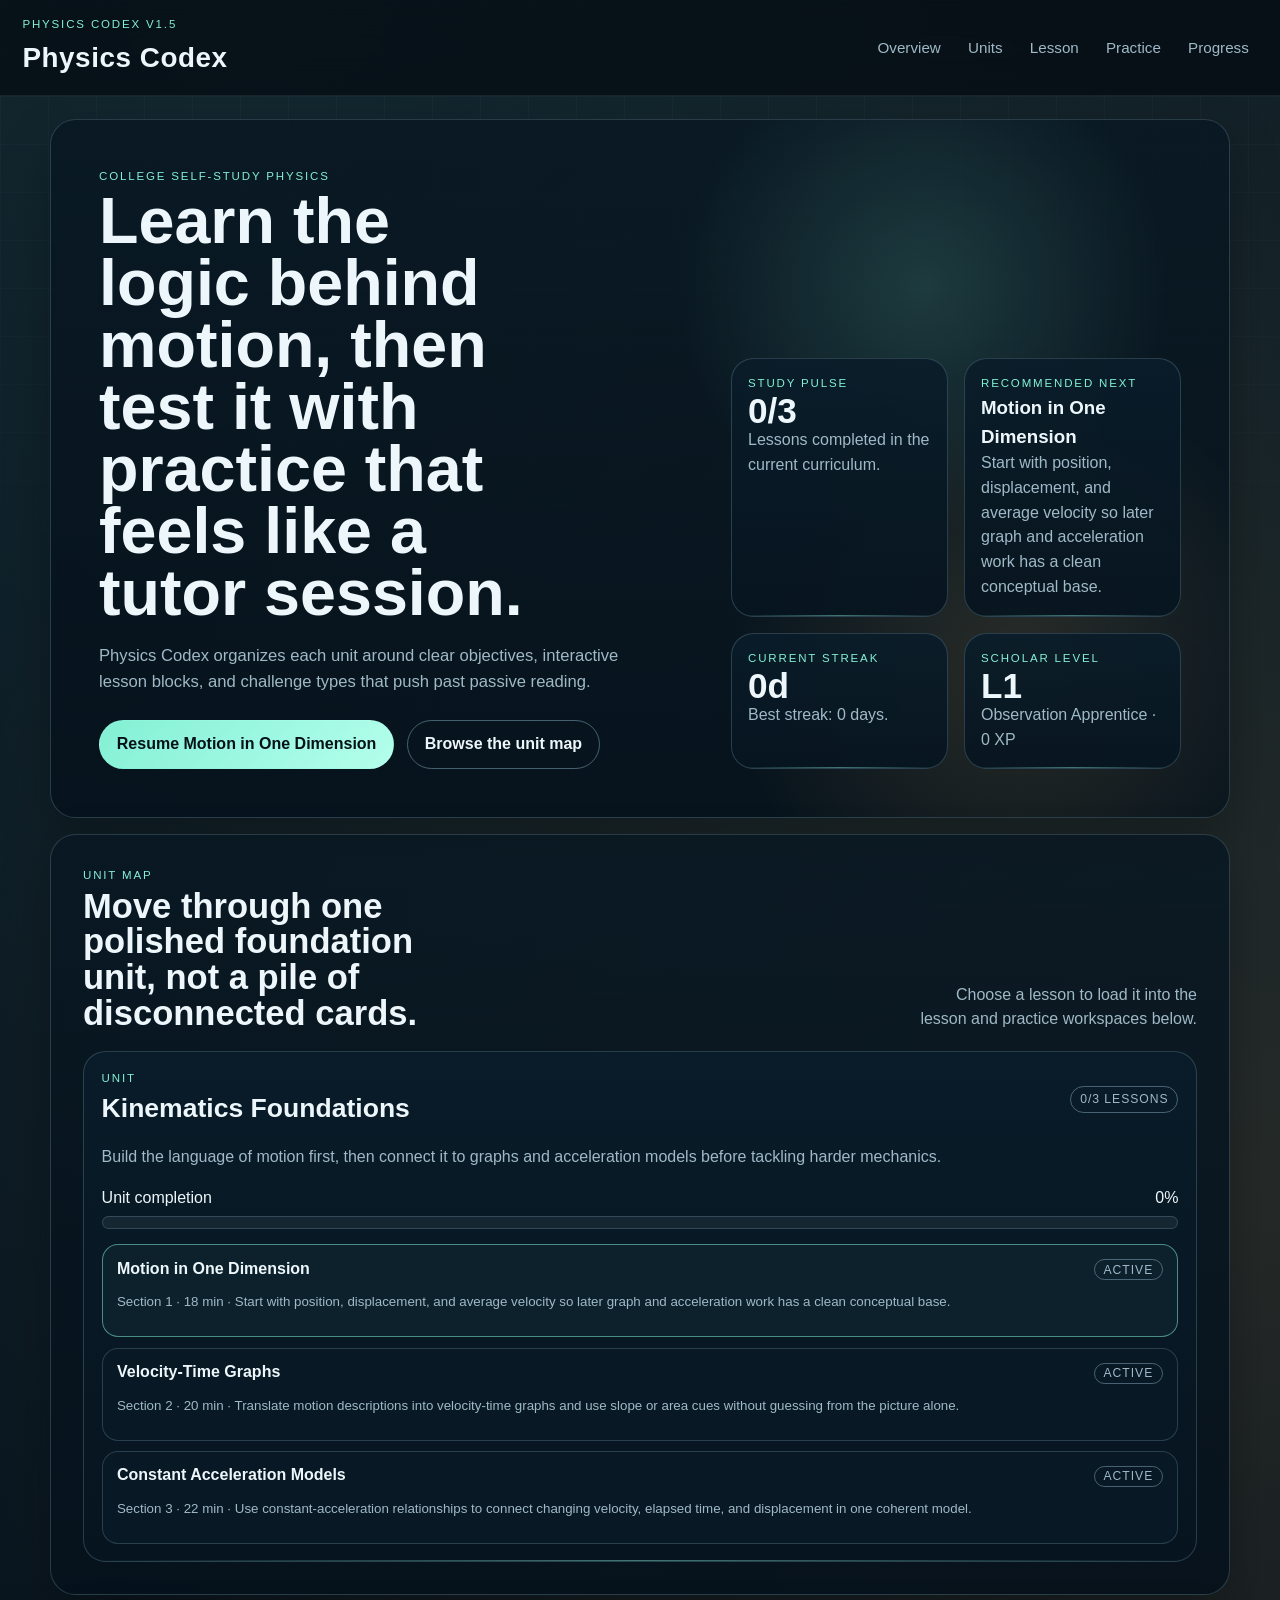
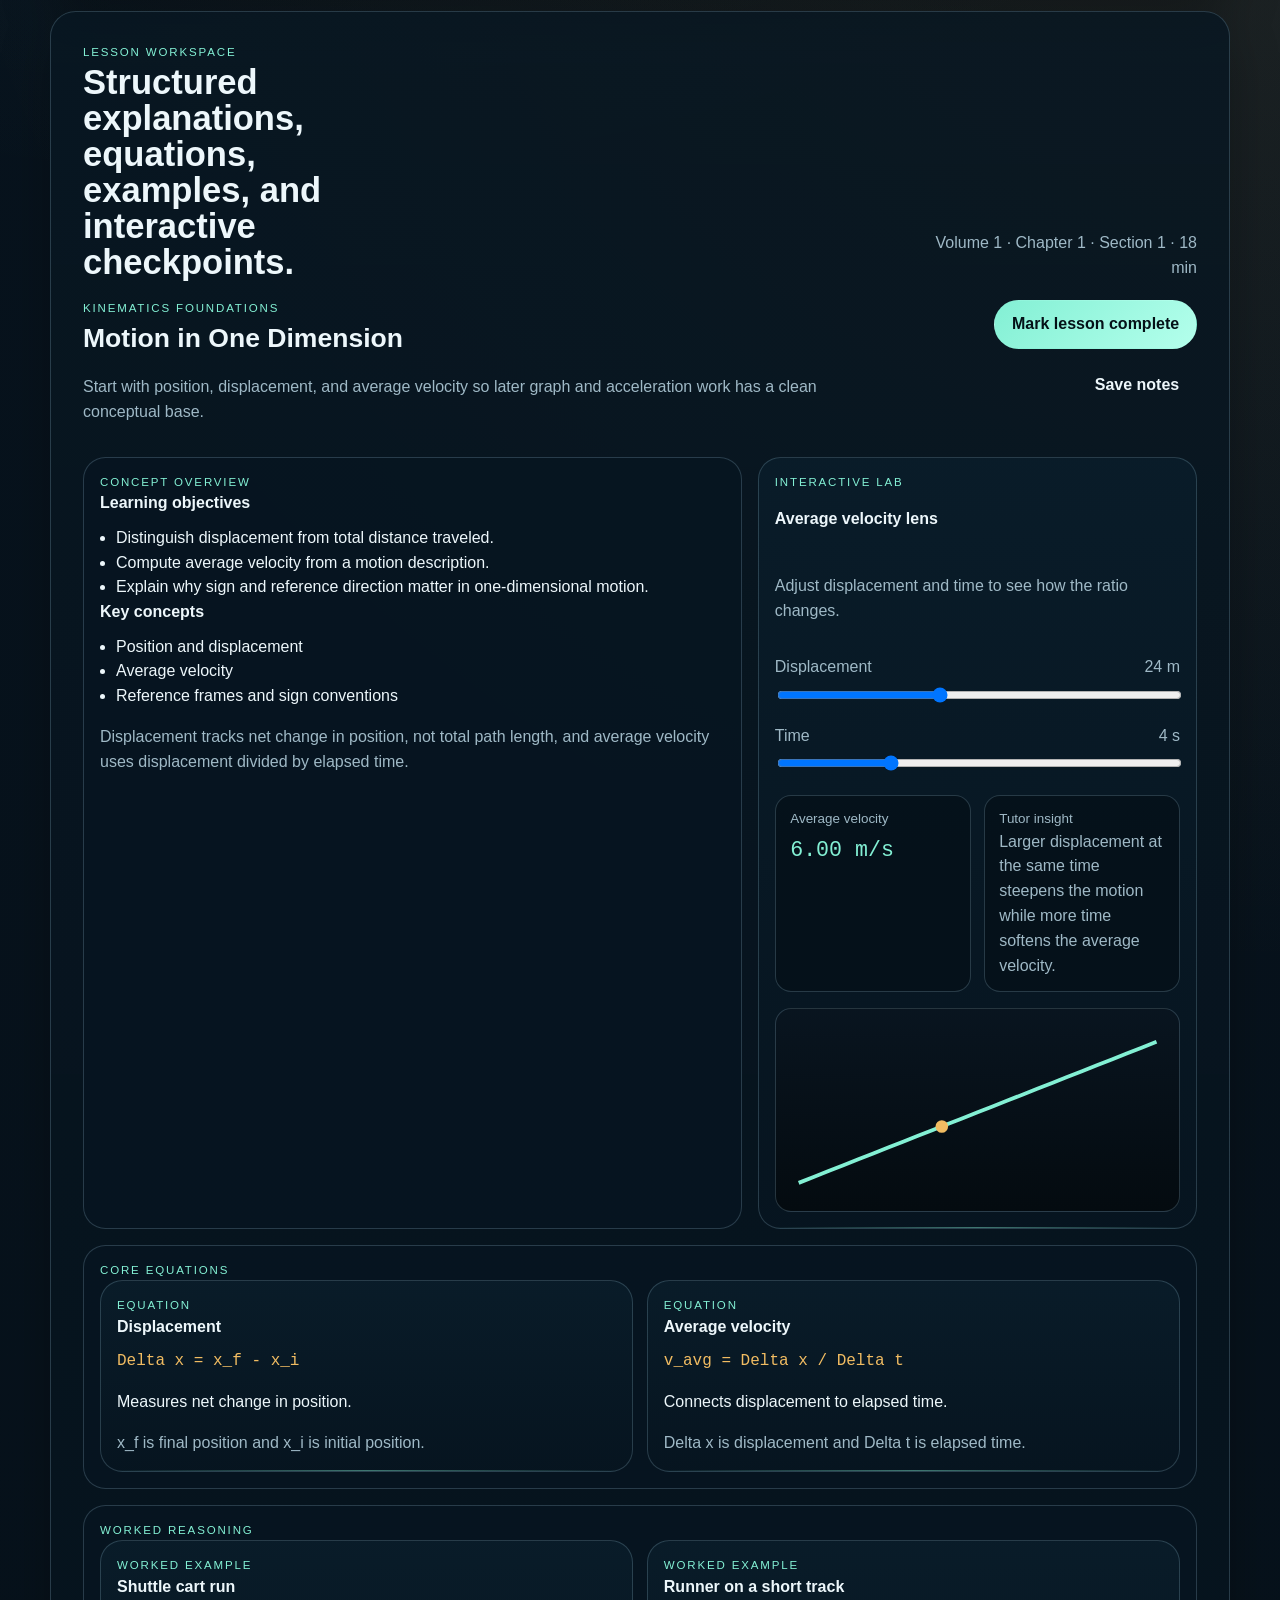
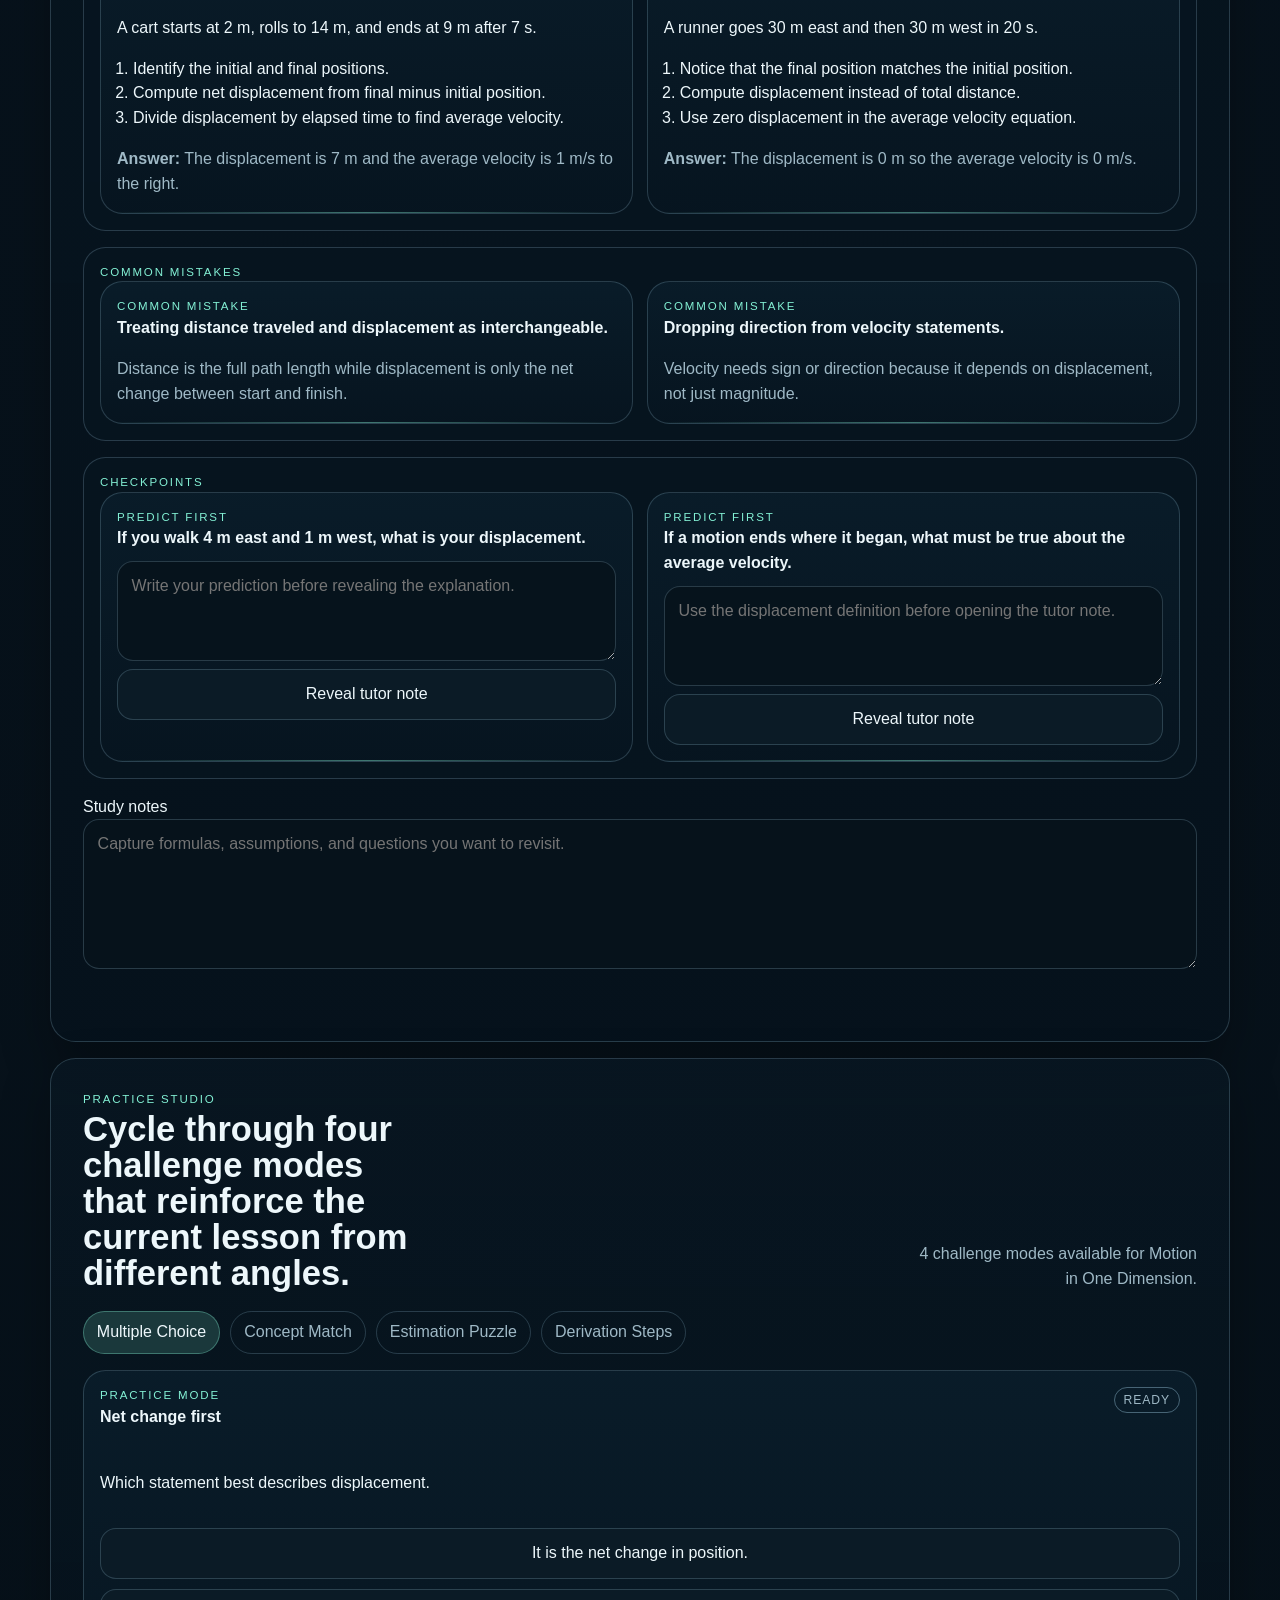
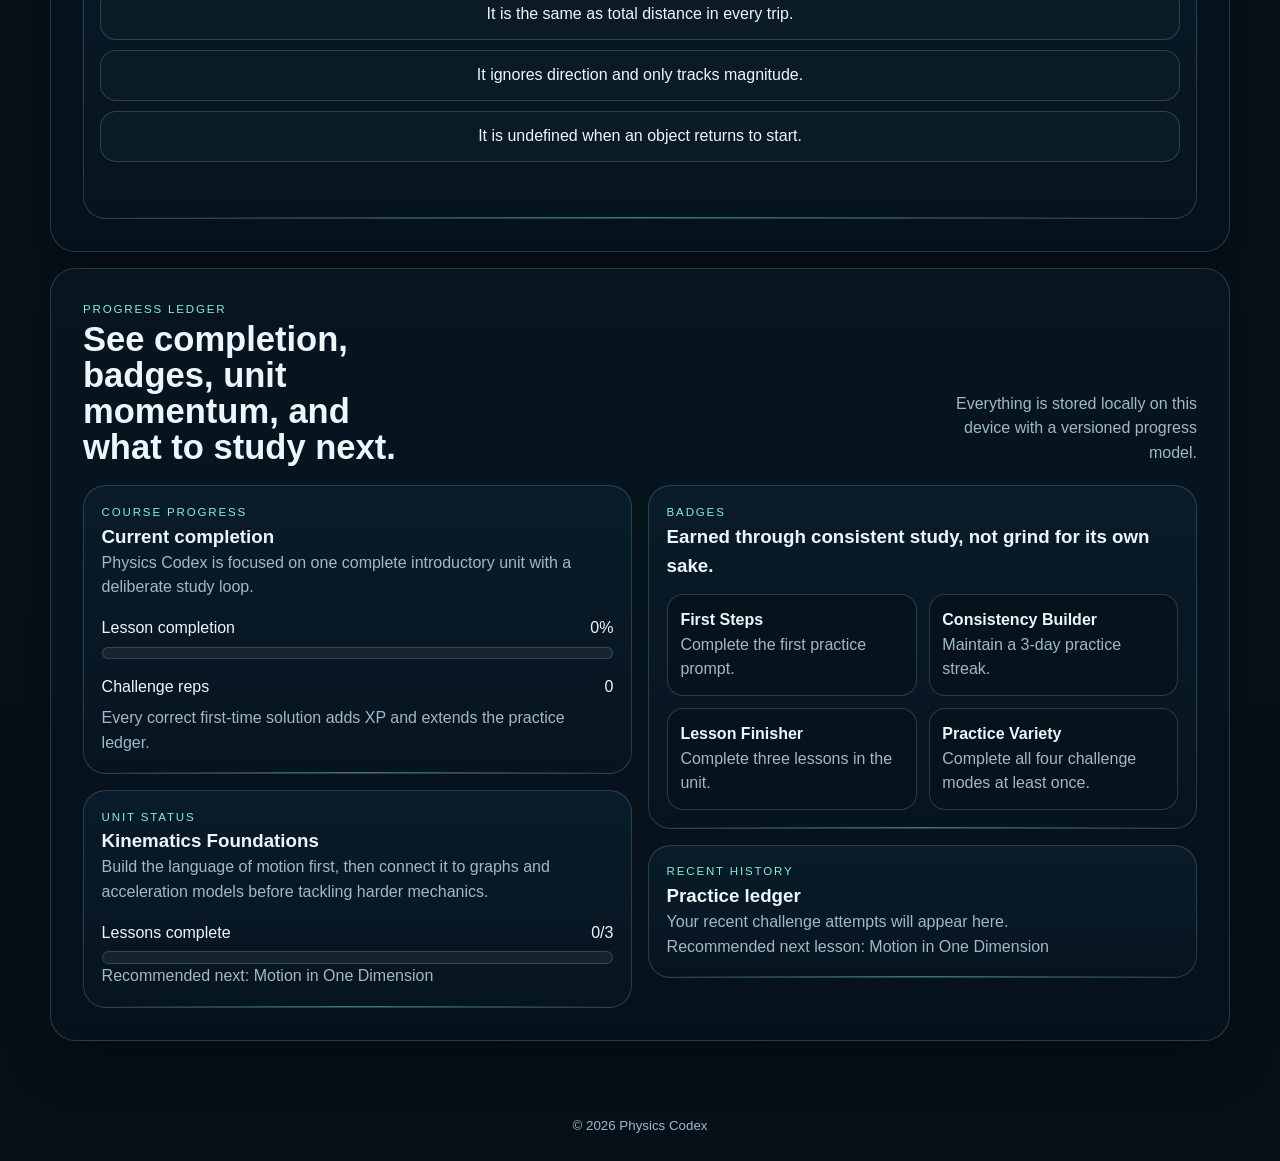
<file: index.html>
<!doctype html>
<html lang="en">
  <head>
    <meta charset="UTF-8" />
    <meta name="viewport" content="width=device-width, initial-scale=1.0" />
    <meta
      name="description"
      content="Physics Codex is a static self-study physics tutor with lesson structure, interactive practice, and local progress tracking."
    />
    <title>Physics Codex</title>
    <link rel="stylesheet" href="styles/main.css" />
  </head>
  <body>
    <a class="skip-link" href="#main">Skip to content</a>

    <div class="page-shell">
      <header class="site-header">
        <div class="brand-lockup">
          <p class="eyebrow">Physics Codex v1.5</p>
          <div class="brand">Physics Codex</div>
        </div>
        <nav aria-label="Primary" class="primary-nav">
          <ul>
            <li><a href="#dashboard">Overview</a></li>
            <li><a href="#units">Units</a></li>
            <li><a href="#lesson">Lesson</a></li>
            <li><a href="#practice">Practice</a></li>
            <li><a href="#progress">Progress</a></li>
          </ul>
        </nav>
      </header>

      <main id="main">
        <section id="dashboard" class="hero-section">
          <div class="hero-copy">
            <p class="hero-kicker">College self-study physics</p>
            <h1>Learn the logic behind motion, then test it with practice that feels like a tutor session.</h1>
            <p class="hero-summary">
              Physics Codex organizes each unit around clear objectives, interactive lesson blocks, and challenge types that
              push past passive reading.
            </p>
            <div class="hero-actions">
              <a id="resume-link" class="button-link button-link-primary" href="#lesson">Resume recommended lesson</a>
              <a class="button-link button-link-secondary" href="#units">Browse the unit map</a>
            </div>
          </div>
          <div class="hero-panel" aria-label="Current study pulse">
            <div class="hero-panel-grid">
              <article id="study-pulse-card" class="info-panel"></article>
              <article id="recommended-card" class="info-panel"></article>
              <article id="streak-card" class="info-panel"></article>
              <article id="level-card" class="info-panel"></article>
            </div>
          </div>
        </section>

        <section id="units" class="section-block" aria-labelledby="units-title">
          <div class="section-head">
            <div>
              <p class="section-label">Unit map</p>
              <h2 id="units-title">Move through one polished foundation unit, not a pile of disconnected cards.</h2>
            </div>
            <p class="section-note">Choose a lesson to load it into the lesson and practice workspaces below.</p>
          </div>
          <div id="unit-grid" class="unit-grid" aria-live="polite"></div>
        </section>

        <section id="lesson" class="section-block lesson-section" aria-labelledby="lesson-title">
          <div class="section-head">
            <div>
              <p class="section-label">Lesson workspace</p>
              <h2 id="lesson-title">Structured explanations, equations, examples, and interactive checkpoints.</h2>
            </div>
            <div id="lesson-meta" class="section-note"></div>
          </div>

          <div class="lesson-header">
            <div>
              <p id="active-lesson-badge" class="lesson-badge">Lesson</p>
              <h3 id="active-lesson-title">Select a lesson</h3>
              <p id="active-lesson-summary" class="lesson-summary">
                Choose a lesson from the unit map to open the full guided lesson workspace.
              </p>
            </div>
            <div class="lesson-toolbar">
              <button id="complete-lesson-button" type="button" class="button-link button-link-primary">Mark lesson complete</button>
              <button id="save-notes-button" type="button" class="button-link button-link-secondary">Save notes</button>
            </div>
          </div>

          <div id="lesson-content" class="lesson-content" aria-live="polite"></div>

          <div class="notes-panel">
            <label class="notes-label" for="lesson-notes">Study notes</label>
            <textarea
              id="lesson-notes"
              class="lesson-notes"
              rows="5"
              placeholder="Capture formulas, assumptions, and questions you want to revisit."
            ></textarea>
            <p id="lesson-status" class="status-text" aria-live="polite"></p>
          </div>
        </section>

        <section id="practice" class="section-block practice-section" aria-labelledby="practice-title">
          <div class="section-head">
            <div>
              <p class="section-label">Practice studio</p>
              <h2 id="practice-title">Cycle through four challenge modes that reinforce the current lesson from different angles.</h2>
            </div>
            <p id="practice-summary" class="section-note"></p>
          </div>

          <div id="challenge-tablist" class="challenge-tablist" role="tablist" aria-label="Challenge types"></div>
          <div id="challenge-stage" class="challenge-stage" aria-live="polite"></div>
        </section>

        <section id="progress" class="section-block progress-section" aria-labelledby="progress-title">
          <div class="section-head">
            <div>
              <p class="section-label">Progress ledger</p>
              <h2 id="progress-title">See completion, badges, unit momentum, and what to study next.</h2>
            </div>
            <p id="progress-note" class="section-note">Everything is stored locally on this device with a versioned progress model.</p>
          </div>

          <div class="progress-layout">
            <div class="progress-column">
              <article id="progress-overview-card" class="info-panel info-panel-large"></article>
              <article id="unit-progress-card" class="info-panel info-panel-large"></article>
            </div>
            <div class="progress-column">
              <section id="badge-gallery" class="info-panel info-panel-large" aria-label="Badge gallery"></section>
              <section id="history-panel" class="info-panel info-panel-large" aria-label="Recent challenge history"></section>
            </div>
          </div>
        </section>
      </main>

      <footer class="site-footer">
        <small>© <span id="year"></span> Physics Codex</small>
      </footer>
    </div>

    <script src="scripts/gamification.js"></script>
    <script src="scripts/main.js"></script>
  </body>
</html>
</file>
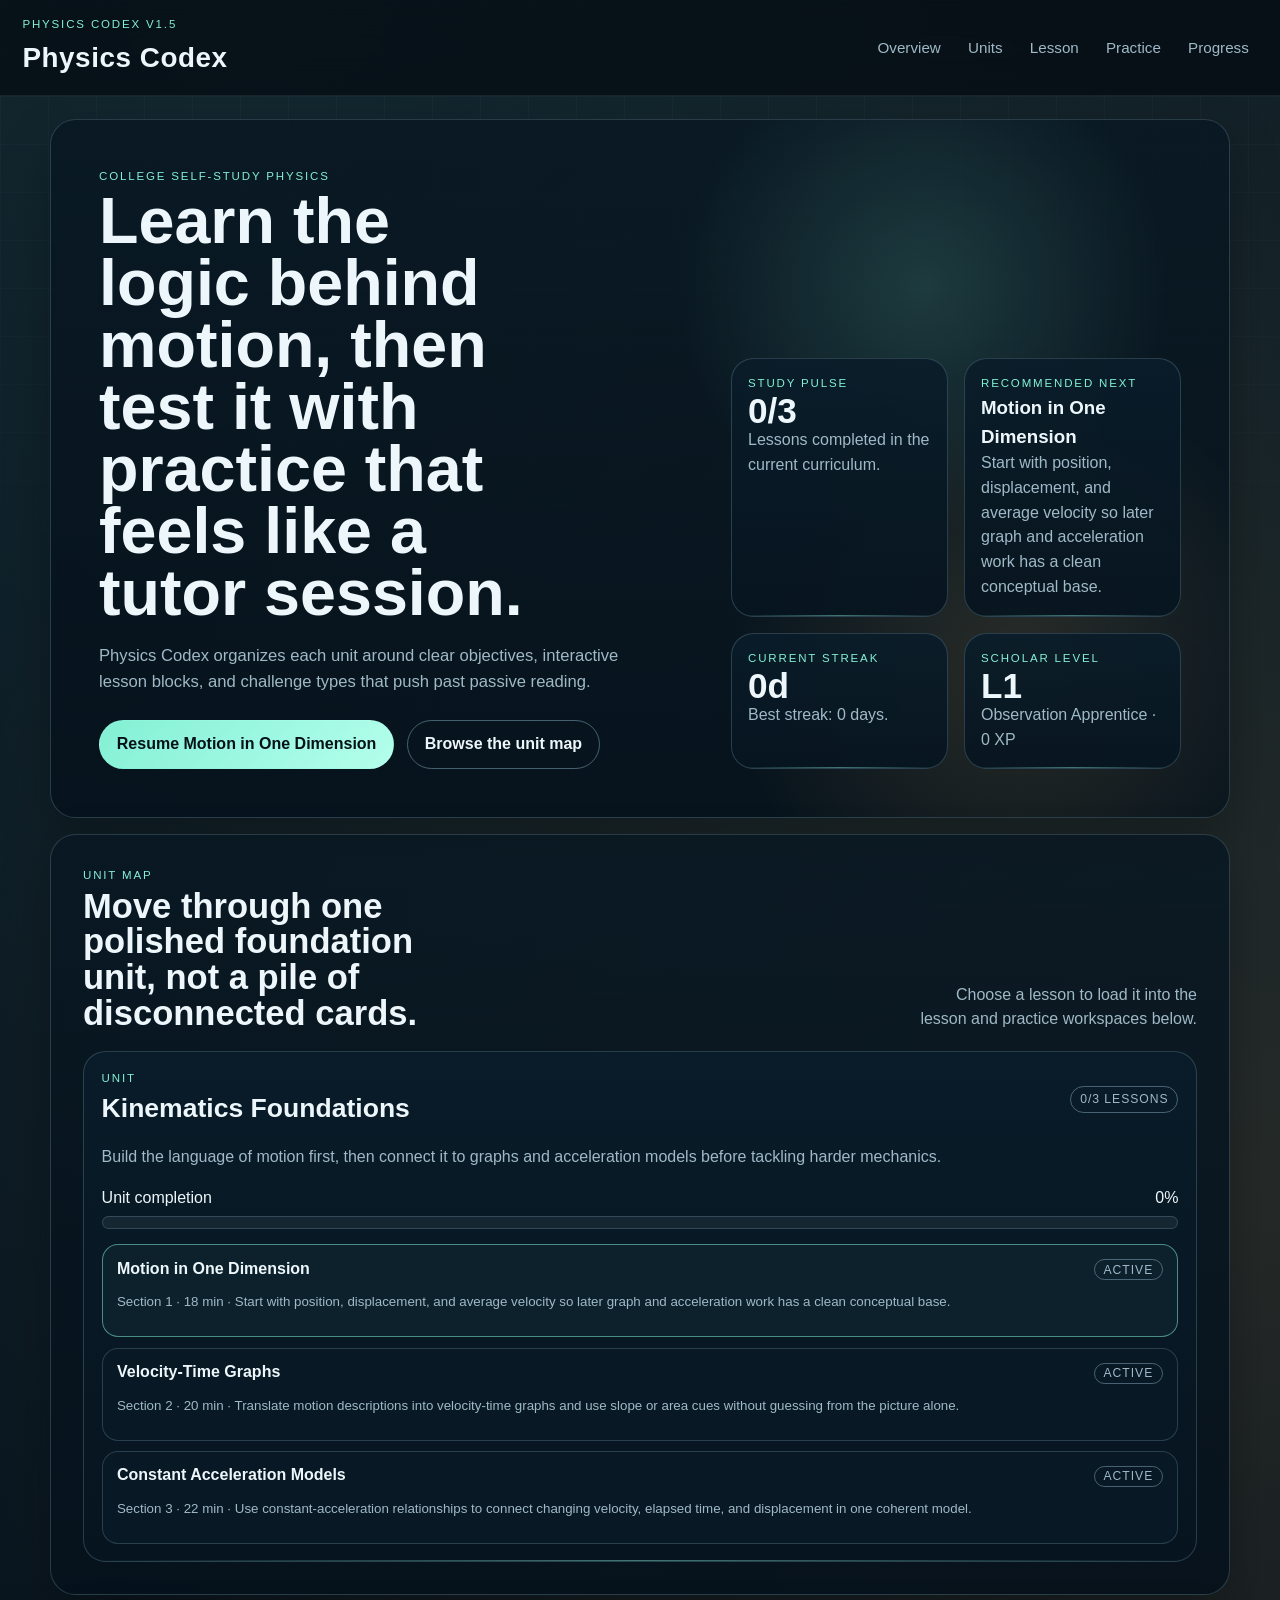
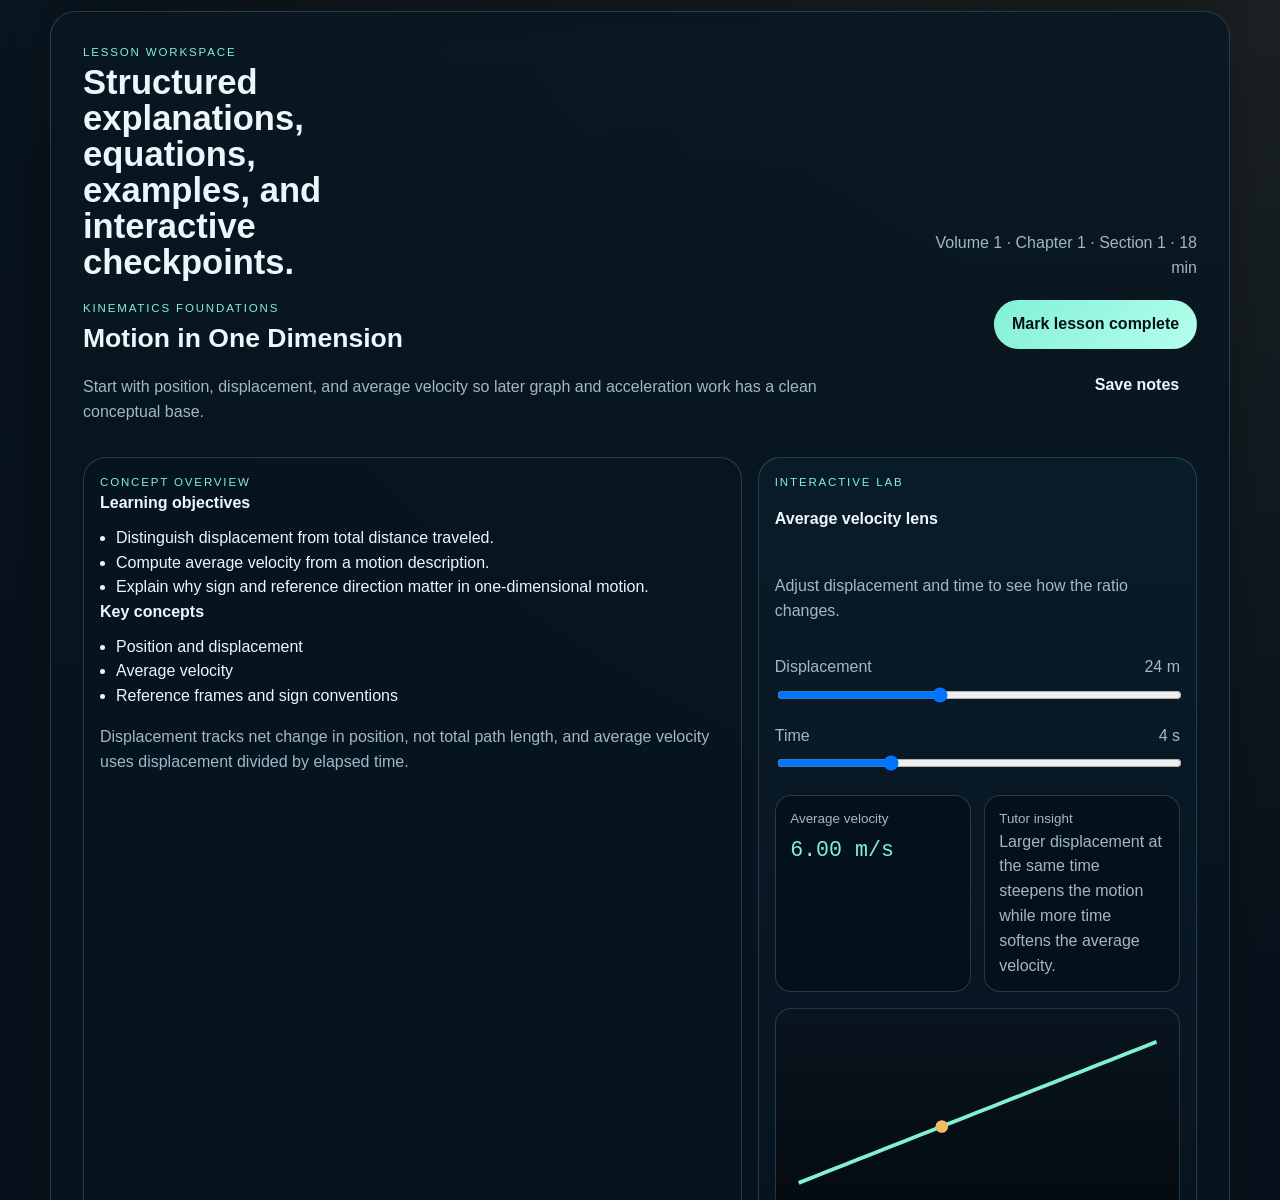
<file: docs/index.html>
<!doctype html>
<html lang="en">
  <head>
    <meta charset="UTF-8" />
    <meta http-equiv="refresh" content="0; url=../index.html" />
    <meta name="viewport" content="width=device-width, initial-scale=1.0" />
    <title>Physics Codex</title>
  </head>
  <body>
    <p>If you are not redirected automatically, <a href="../index.html">open the app</a>.</p>
  </body>
</html>
</file>
<file: styles/main.css>
:root {
  --bg: #07131d;
  --bg-alt: #0d1f2d;
  --panel: rgba(7, 24, 36, 0.84);
  --panel-strong: rgba(10, 31, 46, 0.94);
  --line: rgba(146, 189, 210, 0.24);
  --line-strong: rgba(146, 189, 210, 0.45);
  --text: #edf7fb;
  --muted: #9fb9c6;
  --accent: #83f0d4;
  --accent-strong: #f1bc62;
  --success: #88f4a7;
  --warning: #ffd989;
  --danger: #ff9b8f;
  --focus: #fff1a8;
  --shadow: 0 22px 50px rgba(0, 0, 0, 0.28);
  --radius: 1.4rem;
  --mono: "SFMono-Regular", "Menlo", "Monaco", "Consolas", "Liberation Mono", monospace;
  --sans: "Avenir Next", "Segoe UI", "Helvetica Neue", Helvetica, Arial, sans-serif;
}

* {
  box-sizing: border-box;
}

html {
  scroll-behavior: smooth;
}

body {
  margin: 0;
  font-family: var(--sans);
  color: var(--text);
  line-height: 1.55;
  background:
    radial-gradient(circle at 20% 0%, rgba(131, 240, 212, 0.09), transparent 30%),
    radial-gradient(circle at 100% 20%, rgba(241, 188, 98, 0.12), transparent 28%),
    linear-gradient(180deg, #08141f 0%, #061018 100%);
}

body::before {
  content: "";
  position: fixed;
  inset: 0;
  pointer-events: none;
  background-image:
    linear-gradient(rgba(140, 190, 214, 0.05) 1px, transparent 1px),
    linear-gradient(90deg, rgba(140, 190, 214, 0.05) 1px, transparent 1px);
  background-size: 48px 48px;
  mask-image: linear-gradient(180deg, rgba(0, 0, 0, 0.85), transparent 85%);
}

.page-shell {
  position: relative;
  z-index: 1;
}

.skip-link {
  position: absolute;
  left: -999px;
}

.skip-link:focus {
  left: 1rem;
  top: 1rem;
  z-index: 100;
  background: #fff;
  color: #000;
  padding: 0.6rem 0.9rem;
  border-radius: 0.6rem;
}

.site-header {
  position: sticky;
  top: 0;
  z-index: 40;
  display: flex;
  justify-content: space-between;
  align-items: center;
  gap: 1rem;
  padding: 1rem 1.4rem;
  backdrop-filter: blur(18px);
  background: rgba(5, 12, 18, 0.74);
  border-bottom: 1px solid rgba(255, 255, 255, 0.08);
}

.brand-lockup {
  display: grid;
  gap: 0.15rem;
}

.eyebrow,
.section-label,
.hero-kicker,
.lesson-badge {
  margin: 0;
  text-transform: uppercase;
  letter-spacing: 0.16em;
  font-size: 0.72rem;
  color: var(--accent);
}

.brand {
  font-size: clamp(1.2rem, 1.1rem + 0.8vw, 1.8rem);
  font-weight: 700;
  letter-spacing: 0.02em;
}

.primary-nav ul {
  margin: 0;
  padding: 0;
  list-style: none;
  display: flex;
  flex-wrap: wrap;
  gap: 0.6rem;
}

.primary-nav a {
  color: var(--muted);
  text-decoration: none;
  font-size: 0.95rem;
  padding: 0.35rem 0.55rem;
  border-radius: 999px;
  transition: background-color 180ms ease, color 180ms ease;
}

.primary-nav a:hover,
.primary-nav a:focus-visible {
  color: var(--text);
  background: rgba(131, 240, 212, 0.12);
}

main {
  width: min(1180px, calc(100% - 2rem));
  margin: 0 auto;
  padding: 1.4rem 0 3rem;
}

.hero-section,
.section-block {
  border: 1px solid var(--line);
  border-radius: calc(var(--radius) + 0.2rem);
  background: linear-gradient(180deg, rgba(8, 23, 34, 0.82), rgba(6, 18, 28, 0.92));
  box-shadow: var(--shadow);
}

.hero-section {
  position: relative;
  overflow: hidden;
  display: grid;
  grid-template-columns: minmax(0, 1.2fr) minmax(320px, 0.9fr);
  gap: 2rem;
  padding: clamp(1.4rem, 4vw, 3rem);
}

.hero-section::after {
  content: "";
  position: absolute;
  inset: 0;
  background:
    radial-gradient(circle at 74% 24%, rgba(131, 240, 212, 0.16), transparent 24%),
    radial-gradient(circle at 82% 78%, rgba(241, 188, 98, 0.14), transparent 26%);
  pointer-events: none;
}

.hero-copy,
.hero-panel,
.section-block {
  position: relative;
  z-index: 1;
}

.hero-copy h1 {
  margin: 0.25rem 0 0;
  max-width: 12ch;
  font-size: clamp(2.5rem, 1.8rem + 2.8vw, 4.6rem);
  line-height: 0.96;
}

.hero-summary {
  max-width: 60ch;
  margin: 1.2rem 0 0;
  color: var(--muted);
  font-size: 1.04rem;
}

.hero-actions {
  display: flex;
  flex-wrap: wrap;
  gap: 0.8rem;
  margin-top: 1.6rem;
}

.button-link,
button.button-link {
  display: inline-flex;
  align-items: center;
  justify-content: center;
  min-height: 2.7rem;
  padding: 0.7rem 1.05rem;
  border-radius: 999px;
  border: 1px solid transparent;
  text-decoration: none;
  font: inherit;
  font-weight: 700;
  cursor: pointer;
  transition: transform 180ms ease, border-color 180ms ease, background-color 180ms ease;
}

.button-link:hover,
.button-link:focus-visible {
  transform: translateY(-1px);
}

.button-link-primary {
  color: #041117;
  background: linear-gradient(135deg, var(--accent), #b4ffec);
}

.button-link-secondary {
  color: var(--text);
  background: transparent;
  border-color: var(--line-strong);
}

.hero-panel {
  align-self: end;
}

.hero-panel-grid,
.progress-layout,
.unit-grid,
.lesson-grid,
.lesson-columns,
.checkpoint-grid,
.progress-column {
  display: grid;
  gap: 1rem;
}

.hero-panel-grid {
  grid-template-columns: repeat(2, minmax(0, 1fr));
}

.info-panel,
.unit-card,
.challenge-card,
.lab-panel,
.checkpoint-card,
.equation-card,
.example-card,
.mistake-card {
  position: relative;
  overflow: hidden;
  border: 1px solid var(--line);
  border-radius: var(--radius);
  background: linear-gradient(180deg, rgba(10, 29, 42, 0.92), rgba(7, 21, 32, 0.92));
}

.info-panel {
  padding: 1rem;
}

.info-panel::after,
.unit-card::after,
.challenge-card::after,
.lab-panel::after,
.checkpoint-card::after,
.equation-card::after,
.example-card::after,
.mistake-card::after {
  content: "";
  position: absolute;
  inset: auto 0 0 0;
  height: 1px;
  background: linear-gradient(90deg, transparent, rgba(131, 240, 212, 0.45), transparent);
}

.info-panel h3,
.info-panel p,
.info-panel ul {
  margin: 0;
}

.metric {
  font-size: clamp(1.8rem, 1.4rem + 1vw, 2.6rem);
  font-weight: 700;
  line-height: 1;
}

.metric-note,
.section-note,
.lesson-summary,
.support-copy,
.list-note,
.status-text,
.practice-hint,
.empty-state {
  color: var(--muted);
}

.section-block {
  margin-top: 1rem;
  padding: clamp(1.2rem, 3vw, 2rem);
}

.section-head {
  display: flex;
  justify-content: space-between;
  align-items: end;
  gap: 1rem;
  margin-bottom: 1.2rem;
}

.section-head h2 {
  margin: 0.2rem 0 0;
  max-width: 18ch;
  font-size: clamp(1.35rem, 1.2rem + 1.2vw, 2.3rem);
  line-height: 1.04;
}

.section-note {
  max-width: 32ch;
  margin: 0;
  text-align: right;
}

.unit-grid {
  grid-template-columns: repeat(auto-fit, minmax(280px, 1fr));
}

.unit-card {
  padding: 1.1rem;
}

.unit-card-header,
.unit-summary-row,
.lesson-header,
.lesson-toolbar,
.practice-header,
.progress-meter-label {
  display: flex;
  justify-content: space-between;
  align-items: center;
  gap: 0.75rem;
}

.unit-card h3,
.lesson-header h3 {
  margin: 0;
  font-size: clamp(1.2rem, 1.1rem + 0.7vw, 1.7rem);
}

.unit-lecture-list {
  display: grid;
  gap: 0.65rem;
  margin-top: 1rem;
}

.lesson-select {
  width: 100%;
  border: 1px solid var(--line);
  border-radius: 1rem;
  background: rgba(9, 25, 37, 0.96);
  color: var(--text);
  text-align: left;
  padding: 0.85rem 0.9rem;
  cursor: pointer;
  transition: border-color 180ms ease, transform 180ms ease, background-color 180ms ease;
}

.lesson-select:hover,
.lesson-select:focus-visible,
.lesson-select.is-active {
  border-color: rgba(131, 240, 212, 0.52);
  background: rgba(14, 34, 46, 0.98);
  transform: translateY(-1px);
}

.lesson-select-topline {
  display: flex;
  justify-content: space-between;
  gap: 1rem;
  align-items: baseline;
}

.lesson-select strong {
  display: block;
  font-size: 1rem;
}

.status-pill,
.unit-tag,
.practice-pill {
  display: inline-flex;
  align-items: center;
  gap: 0.35rem;
  padding: 0.18rem 0.55rem;
  border-radius: 999px;
  border: 1px solid var(--line-strong);
  color: var(--muted);
  font-size: 0.76rem;
  text-transform: uppercase;
  letter-spacing: 0.08em;
}

.status-pill.completed,
.practice-pill.is-complete {
  color: #02100d;
  background: var(--success);
  border-color: var(--success);
}

.lesson-section .lesson-header {
  align-items: start;
  margin-bottom: 1rem;
}

.lesson-toolbar {
  flex-wrap: wrap;
  justify-content: end;
}

.lesson-content {
  display: grid;
  gap: 1rem;
}

.lesson-grid {
  grid-template-columns: 1.2fr 0.8fr;
}

.lesson-panel {
  border: 1px solid var(--line);
  border-radius: var(--radius);
  padding: 1rem;
  background: rgba(8, 22, 34, 0.7);
}

.lesson-panel h4,
.lab-panel h4,
.challenge-card h4,
.notes-label {
  margin: 0 0 0.6rem;
  font-size: 1rem;
}

.lesson-panel p:last-child,
.lesson-panel ul:last-child,
.lesson-panel ol:last-child {
  margin-bottom: 0;
}

.objective-list,
.concept-list,
.mistake-list,
.history-list,
.challenge-meta {
  margin: 0;
  padding-left: 1rem;
}

.equation-grid,
.example-grid,
.mistake-grid,
.checkpoint-grid {
  display: grid;
  grid-template-columns: repeat(auto-fit, minmax(220px, 1fr));
  gap: 0.85rem;
}

.equation-card,
.example-card,
.mistake-card,
.checkpoint-card,
.challenge-card,
.lab-panel {
  padding: 1rem;
}

.equation-card code,
.lab-readout-value,
.solution-chip {
  font-family: var(--mono);
}

.equation-card code {
  display: block;
  margin: 0.55rem 0;
  font-size: 1rem;
  color: var(--accent-strong);
}

.lab-panel {
  display: grid;
  gap: 1rem;
}

.lab-controls {
  display: grid;
  gap: 0.8rem;
}

.lab-control label {
  display: flex;
  justify-content: space-between;
  gap: 0.75rem;
  margin-bottom: 0.3rem;
  color: var(--muted);
}

.lab-control input[type="range"] {
  width: 100%;
}

.lab-output-row {
  display: flex;
  gap: 0.8rem;
  flex-wrap: wrap;
}

.lab-readout {
  flex: 1 1 170px;
  padding: 0.8rem 0.9rem;
  border-radius: 1rem;
  background: rgba(6, 18, 27, 0.92);
  border: 1px solid var(--line);
}

.lab-readout-label {
  display: block;
  color: var(--muted);
  font-size: 0.84rem;
}

.lab-readout-value {
  display: block;
  margin-top: 0.28rem;
  font-size: 1.35rem;
  color: var(--accent);
}

.lab-chart {
  width: 100%;
  height: auto;
  border-radius: 1rem;
  background: linear-gradient(180deg, rgba(9, 21, 32, 0.98), rgba(4, 11, 16, 0.98));
  border: 1px solid var(--line);
}

.checkpoint-card textarea,
.lesson-notes,
.challenge-textarea {
  width: 100%;
  border: 1px solid var(--line);
  border-radius: 1rem;
  padding: 0.75rem 0.85rem;
  background: rgba(7, 19, 28, 0.9);
  color: var(--text);
  font: inherit;
}

.reveal-button,
.challenge-button,
.option-button,
.match-select {
  width: 100%;
  border-radius: 1rem;
  font: inherit;
}

.reveal-button,
.challenge-button,
.option-button {
  border: 1px solid var(--line);
  background: rgba(12, 28, 39, 0.98);
  color: var(--text);
  padding: 0.75rem 0.85rem;
  cursor: pointer;
}

.reveal-button:hover,
.challenge-button:hover,
.option-button:hover,
.reveal-button:focus-visible,
.challenge-button:focus-visible,
.option-button:focus-visible {
  border-color: rgba(131, 240, 212, 0.48);
}

.checkpoint-reveal {
  margin-top: 0.75rem;
  padding-top: 0.75rem;
  border-top: 1px solid var(--line);
}

.notes-panel {
  margin-top: 1rem;
}

.status-text {
  min-height: 1.4rem;
  margin: 0.6rem 0 0;
}

.challenge-tablist {
  display: flex;
  gap: 0.65rem;
  flex-wrap: wrap;
  margin-bottom: 1rem;
}

.challenge-tab {
  border: 1px solid var(--line);
  border-radius: 999px;
  background: transparent;
  color: var(--muted);
  padding: 0.5rem 0.8rem;
  cursor: pointer;
  font: inherit;
}

.challenge-tab[aria-selected="true"] {
  background: rgba(131, 240, 212, 0.16);
  color: var(--text);
  border-color: rgba(131, 240, 212, 0.34);
}

.challenge-stage {
  min-height: 220px;
}

.challenge-card {
  display: grid;
  gap: 1rem;
}

.challenge-card-header {
  display: flex;
  justify-content: space-between;
  gap: 1rem;
  align-items: start;
}

.option-list,
.match-grid,
.selection-list {
  display: grid;
  gap: 0.65rem;
}

.option-button.is-correct,
.challenge-button.is-correct {
  border-color: var(--success);
  color: var(--success);
}

.option-button.is-wrong,
.challenge-button.is-wrong {
  border-color: var(--danger);
  color: var(--danger);
}

.match-grid {
  grid-template-columns: 1fr 1fr;
}

.match-select {
  border: 1px solid var(--line);
  padding: 0.7rem 0.8rem;
  background: rgba(7, 19, 28, 0.9);
  color: var(--text);
}

.selection-bank,
.selection-result {
  display: grid;
  gap: 0.6rem;
}

.solution-chip {
  display: inline-flex;
  align-items: center;
  gap: 0.35rem;
  padding: 0.25rem 0.55rem;
  border-radius: 999px;
  background: rgba(131, 240, 212, 0.12);
  color: var(--accent);
}

.feedback-box {
  min-height: 1.5rem;
  color: var(--muted);
}

.feedback-box.is-success {
  color: var(--success);
}

.feedback-box.is-warning {
  color: var(--warning);
}

.progress-layout {
  grid-template-columns: repeat(2, minmax(0, 1fr));
  align-items: start;
}

.progress-column {
  align-content: start;
}

.info-panel-large {
  padding: 1.1rem;
}

.progress-meter-block {
  margin-top: 1rem;
}

.progress-meter-label {
  margin-bottom: 0.35rem;
}

.progress-meter {
  width: 100%;
  height: 0.8rem;
  border-radius: 999px;
  overflow: hidden;
  background: rgba(255, 255, 255, 0.06);
  border: 1px solid var(--line);
}

.progress-meter > span {
  display: block;
  height: 100%;
  border-radius: 999px;
  background: linear-gradient(90deg, var(--accent), var(--accent-strong));
}

.badge-grid {
  display: grid;
  grid-template-columns: repeat(auto-fit, minmax(170px, 1fr));
  gap: 0.75rem;
  margin-top: 0.9rem;
}

.badge {
  border: 1px solid var(--line);
  border-radius: 1rem;
  padding: 0.8rem;
  background: rgba(7, 19, 28, 0.9);
}

.badge.is-earned {
  border-color: rgba(136, 244, 167, 0.45);
  background: rgba(14, 34, 21, 0.76);
}

.site-footer {
  padding: 1.5rem;
  text-align: center;
  color: var(--muted);
}

.sr-only {
  position: absolute;
  width: 1px;
  height: 1px;
  padding: 0;
  margin: -1px;
  overflow: hidden;
  clip: rect(0, 0, 0, 0);
  white-space: nowrap;
  border: 0;
}

:focus-visible {
  outline: 3px solid var(--focus);
  outline-offset: 2px;
}

@media (max-width: 980px) {
  .hero-section,
  .lesson-grid,
  .progress-layout {
    grid-template-columns: 1fr;
  }

  .section-head,
  .lesson-header,
  .lesson-toolbar,
  .challenge-card-header {
    align-items: start;
    flex-direction: column;
  }

  .section-note {
    text-align: left;
  }
}

@media (max-width: 720px) {
  .site-header {
    align-items: start;
    flex-direction: column;
  }

  .hero-panel-grid,
  .match-grid {
    grid-template-columns: 1fr;
  }

  main {
    width: min(100% - 1rem, 1180px);
  }
}
</file>
